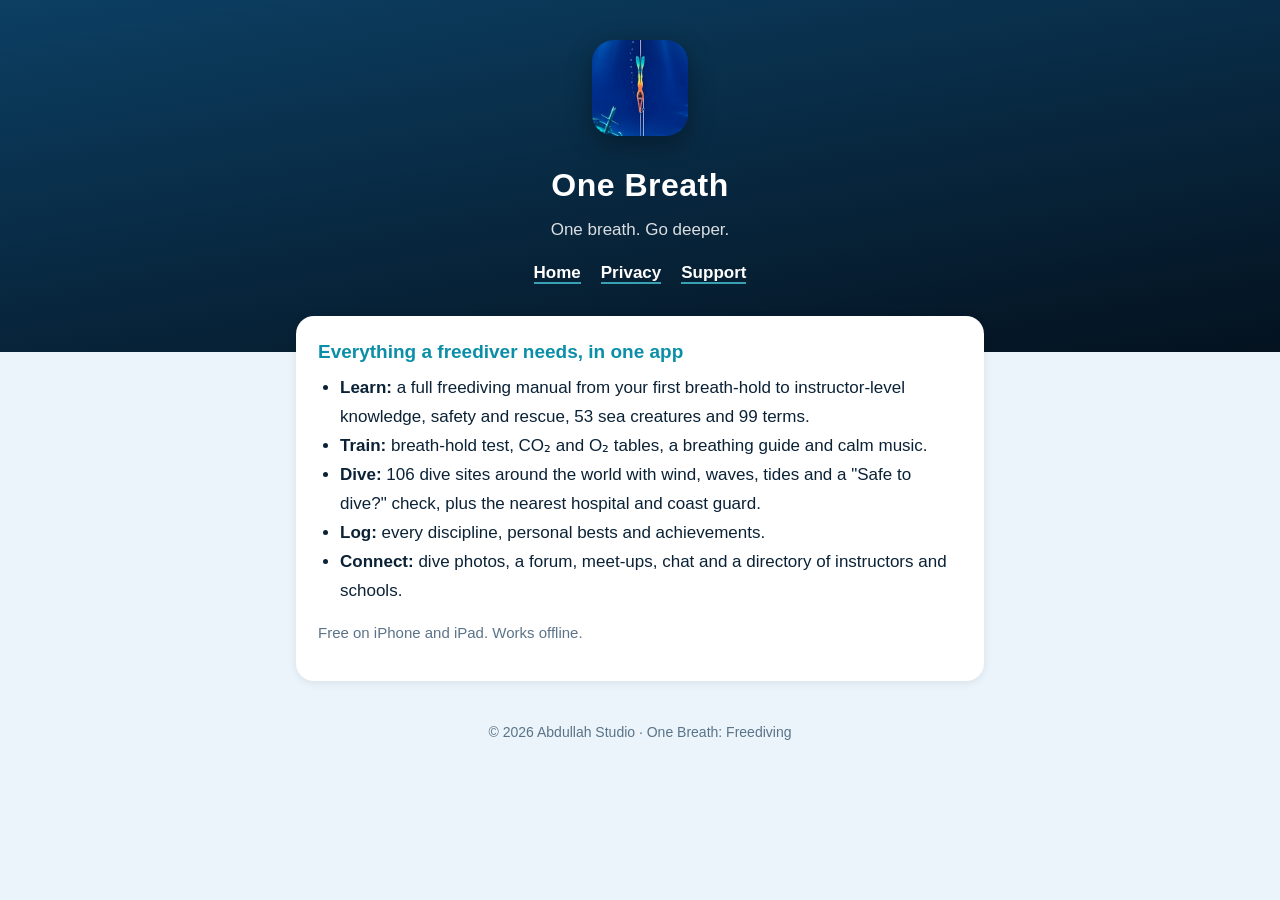
<file: onebreath/index.html>
<!doctype html>
<html lang="en">
<head>
<meta charset="utf-8">
<meta name="viewport" content="width=device-width, initial-scale=1">
<title>One Breath: Freediving</title>
<meta name="description" content="Learn, train and dive safer: a full freediving manual, breath-hold training, 106 dive sites with live sea conditions, a logbook and a community of divers.">
<link rel="icon" href="icon.png">
<link rel="stylesheet" href="style.css">
</head>
<body>
<header>
  <img src="icon.png" alt="One Breath icon">
  <h1>One Breath</h1>
  <p>One breath. Go deeper.</p>
  <nav><a href="index.html">Home</a><a href="privacy.html">Privacy</a><a href="support.html">Support</a></nav>
</header>
<main>
  <section>
    <h2>Everything a freediver needs, in one app</h2>
    <ul>
      <li><strong>Learn:</strong> a full freediving manual from your first breath-hold to instructor-level knowledge, safety and rescue, 53 sea creatures and 99 terms.</li>
      <li><strong>Train:</strong> breath-hold test, CO₂ and O₂ tables, a breathing guide and calm music.</li>
      <li><strong>Dive:</strong> 106 dive sites around the world with wind, waves, tides and a "Safe to dive?" check, plus the nearest hospital and coast guard.</li>
      <li><strong>Log:</strong> every discipline, personal bests and achievements.</li>
      <li><strong>Connect:</strong> dive photos, a forum, meet-ups, chat and a directory of instructors and schools.</li>
    </ul>
    <p class="muted">Free on iPhone and iPad. Works offline.</p>
  </section>
</main>
<footer>© 2026 Abdullah Studio · One Breath: Freediving</footer>
</body>
</html>
</file>
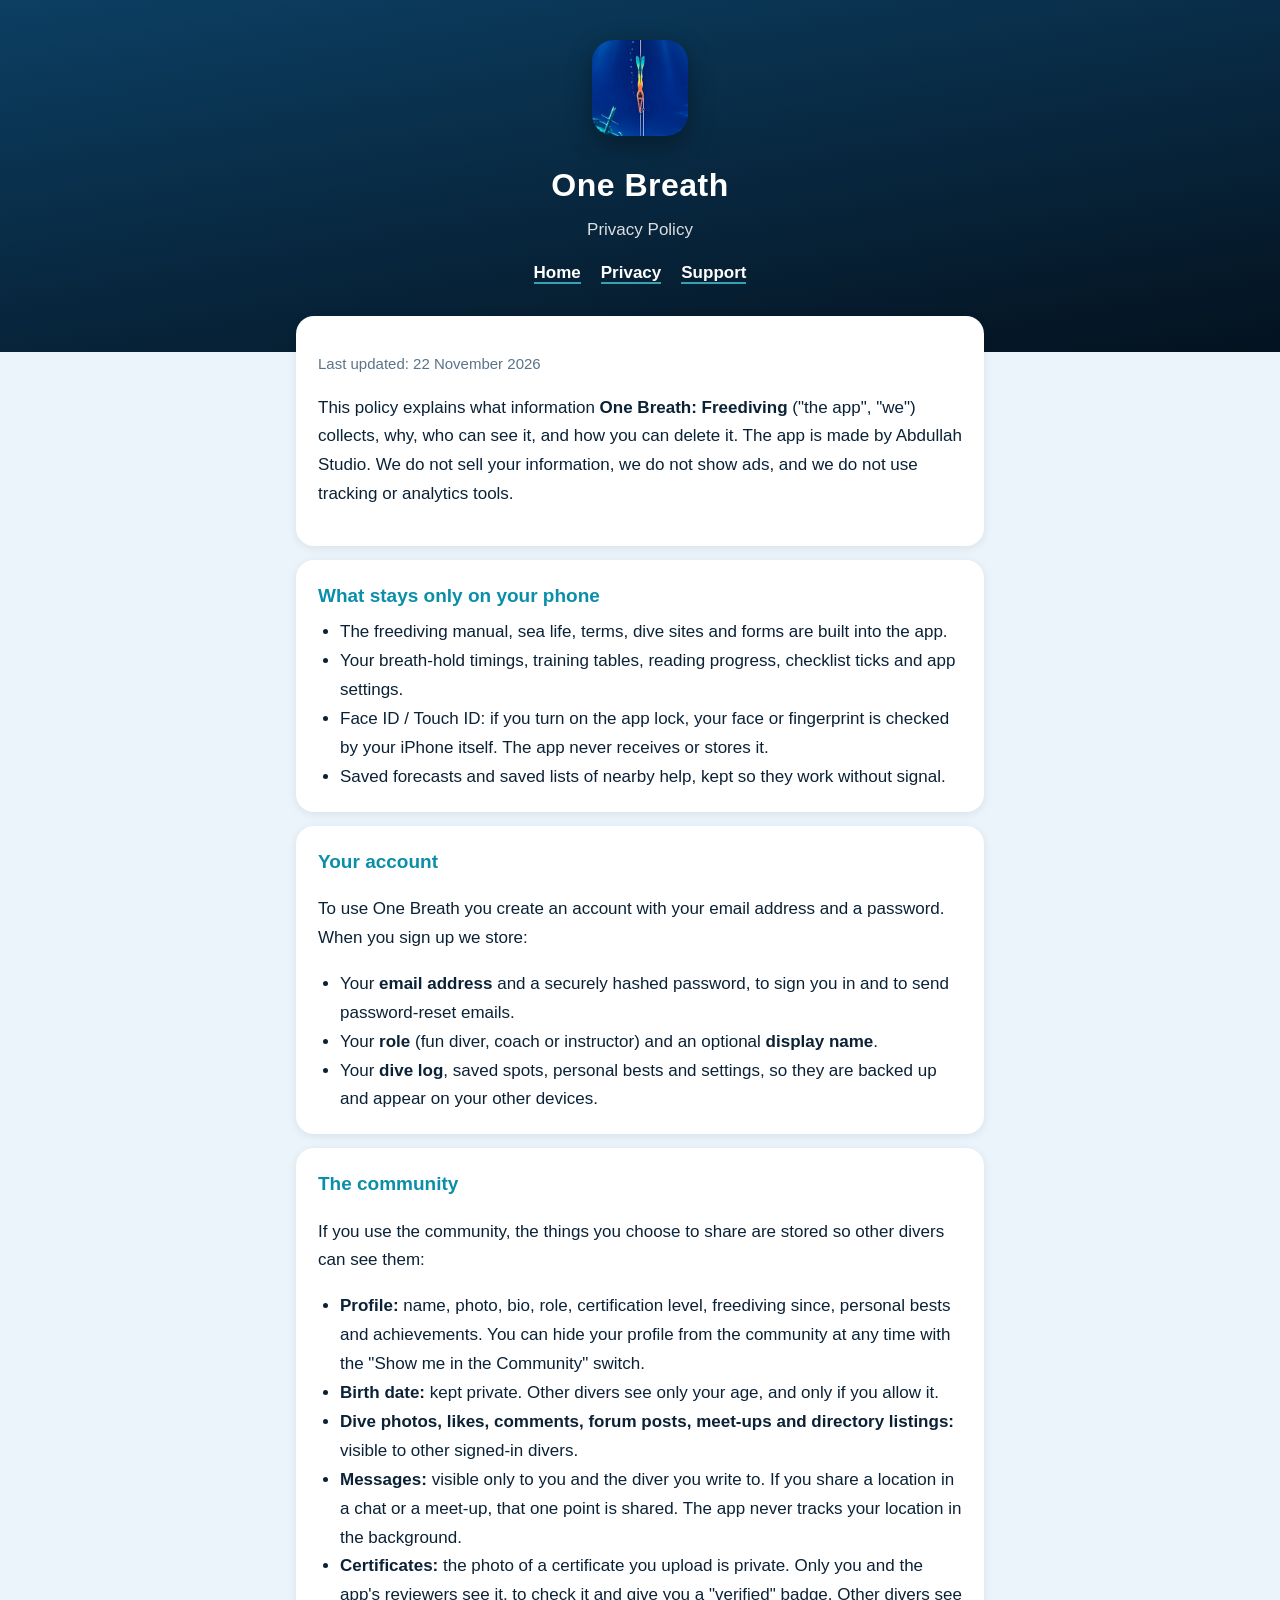
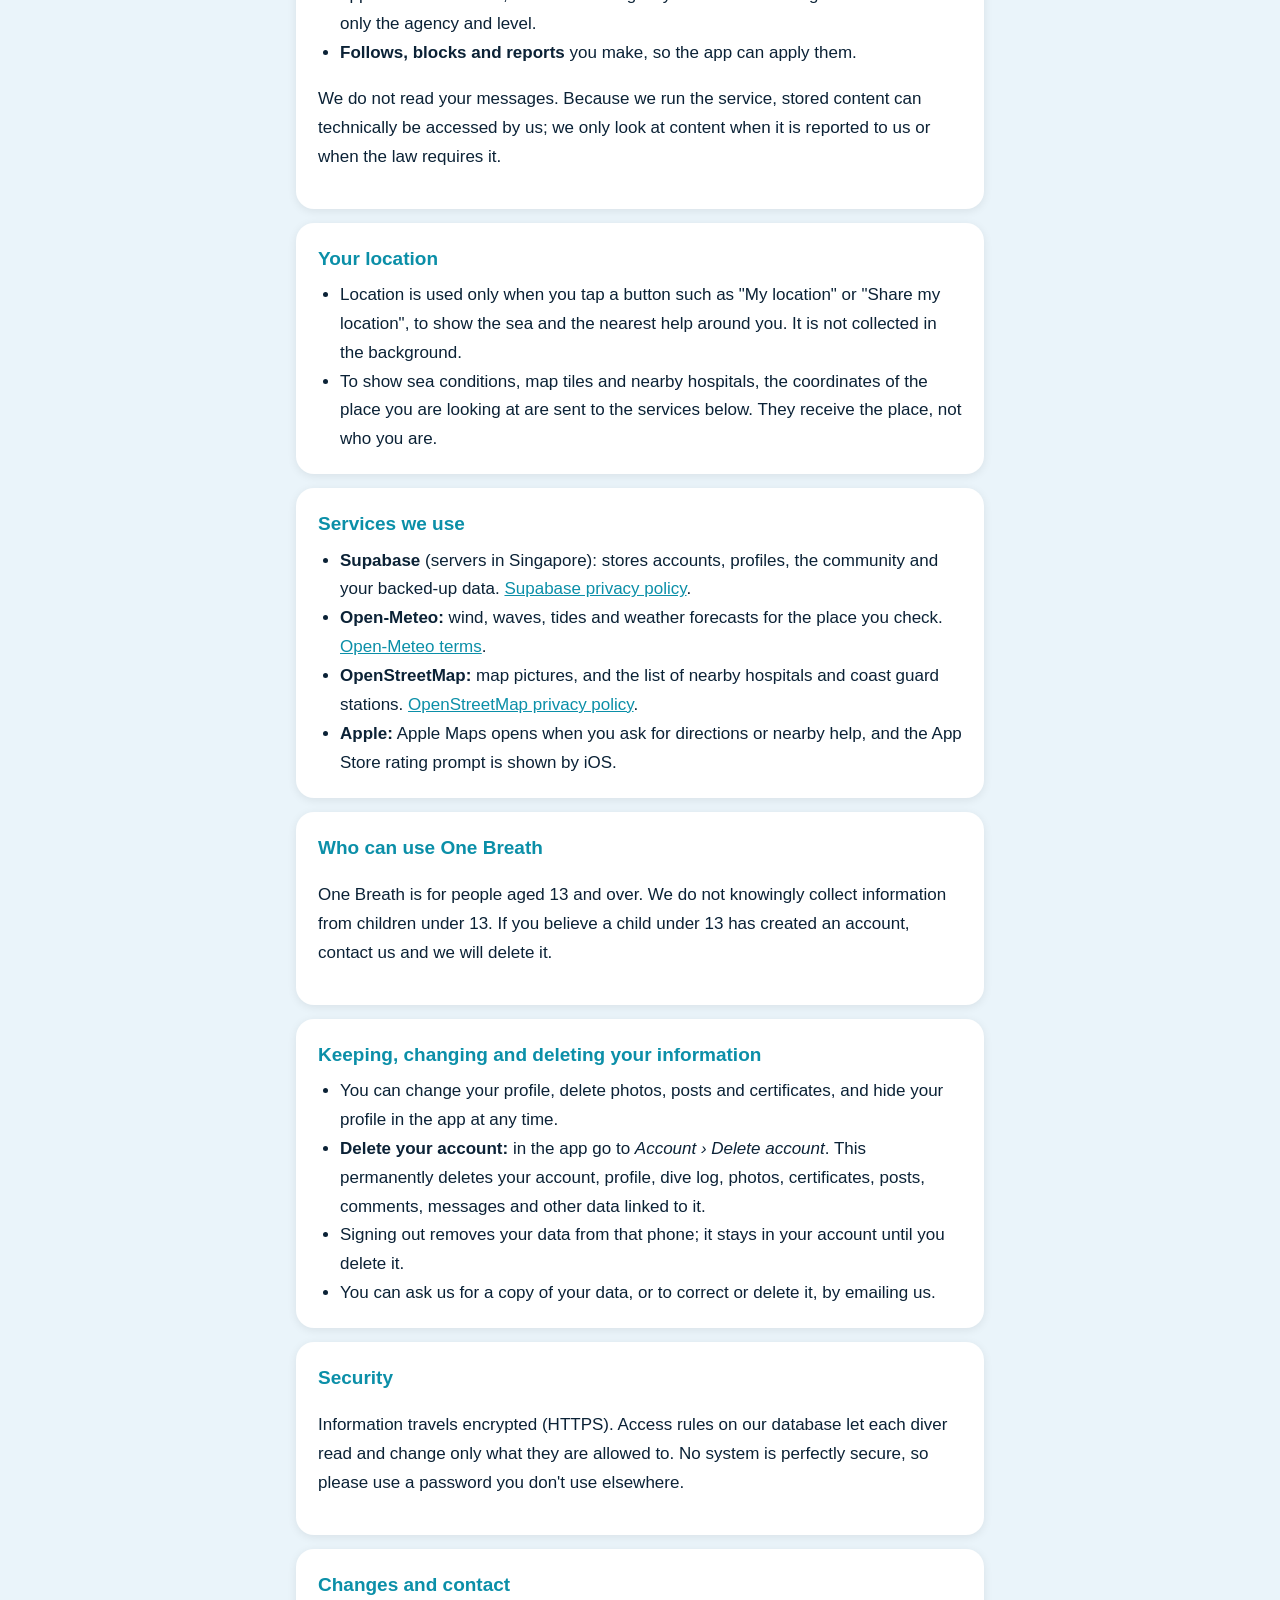
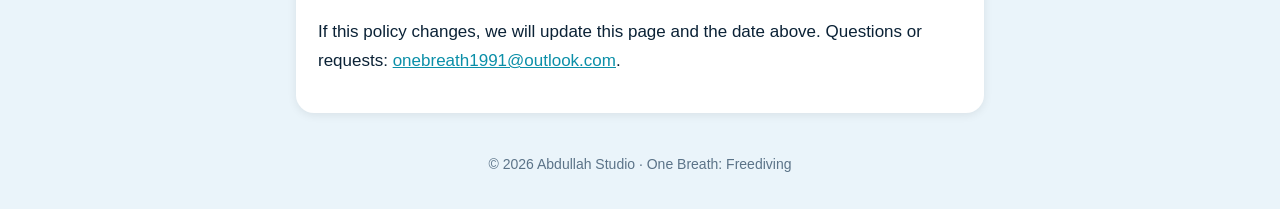
<file: onebreath/privacy.html>
<!doctype html>
<html lang="en">
<head>
<meta charset="utf-8">
<meta name="viewport" content="width=device-width, initial-scale=1">
<title>Privacy Policy · One Breath</title>
<link rel="icon" href="icon.png">
<link rel="stylesheet" href="style.css">
</head>
<body>
<header>
  <img src="icon.png" alt="One Breath icon">
  <h1>One Breath</h1>
  <p>Privacy Policy</p>
  <nav><a href="index.html">Home</a><a href="privacy.html">Privacy</a><a href="support.html">Support</a></nav>
</header>
<main>
  <section>
    <p class="muted">Last updated: 22 November 2026</p>
    <p>This policy explains what information <strong>One Breath: Freediving</strong> ("the app", "we") collects, why, who can see it, and how you can delete it. The app is made by Abdullah Studio. We do not sell your information, we do not show ads, and we do not use tracking or analytics tools.</p>
  </section>

  <section>
    <h2>What stays only on your phone</h2>
    <ul>
      <li>The freediving manual, sea life, terms, dive sites and forms are built into the app.</li>
      <li>Your breath-hold timings, training tables, reading progress, checklist ticks and app settings.</li>
      <li>Face ID / Touch ID: if you turn on the app lock, your face or fingerprint is checked by your iPhone itself. The app never receives or stores it.</li>
      <li>Saved forecasts and saved lists of nearby help, kept so they work without signal.</li>
    </ul>
  </section>

  <section>
    <h2>Your account</h2>
    <p>To use One Breath you create an account with your email address and a password. When you sign up we store:</p>
    <ul>
      <li>Your <strong>email address</strong> and a securely hashed password, to sign you in and to send password-reset emails.</li>
      <li>Your <strong>role</strong> (fun diver, coach or instructor) and an optional <strong>display name</strong>.</li>
      <li>Your <strong>dive log</strong>, saved spots, personal bests and settings, so they are backed up and appear on your other devices.</li>
    </ul>
  </section>

  <section>
    <h2>The community</h2>
    <p>If you use the community, the things you choose to share are stored so other divers can see them:</p>
    <ul>
      <li><strong>Profile:</strong> name, photo, bio, role, certification level, freediving since, personal bests and achievements. You can hide your profile from the community at any time with the "Show me in the Community" switch.</li>
      <li><strong>Birth date:</strong> kept private. Other divers see only your age, and only if you allow it.</li>
      <li><strong>Dive photos, likes, comments, forum posts, meet-ups and directory listings:</strong> visible to other signed-in divers.</li>
      <li><strong>Messages:</strong> visible only to you and the diver you write to. If you share a location in a chat or a meet-up, that one point is shared. The app never tracks your location in the background.</li>
      <li><strong>Certificates:</strong> the photo of a certificate you upload is private. Only you and the app's reviewers see it, to check it and give you a "verified" badge. Other divers see only the agency and level.</li>
      <li><strong>Follows, blocks and reports</strong> you make, so the app can apply them.</li>
    </ul>
    <p>We do not read your messages. Because we run the service, stored content can technically be accessed by us; we only look at content when it is reported to us or when the law requires it.</p>
  </section>

  <section>
    <h2>Your location</h2>
    <ul>
      <li>Location is used only when you tap a button such as "My location" or "Share my location", to show the sea and the nearest help around you. It is not collected in the background.</li>
      <li>To show sea conditions, map tiles and nearby hospitals, the coordinates of the place you are looking at are sent to the services below. They receive the place, not who you are.</li>
    </ul>
  </section>

  <section>
    <h2>Services we use</h2>
    <ul>
      <li><strong>Supabase</strong> (servers in Singapore): stores accounts, profiles, the community and your backed-up data. <a href="https://supabase.com/privacy">Supabase privacy policy</a>.</li>
      <li><strong>Open-Meteo:</strong> wind, waves, tides and weather forecasts for the place you check. <a href="https://open-meteo.com/en/terms">Open-Meteo terms</a>.</li>
      <li><strong>OpenStreetMap:</strong> map pictures, and the list of nearby hospitals and coast guard stations. <a href="https://osmfoundation.org/wiki/Privacy_Policy">OpenStreetMap privacy policy</a>.</li>
      <li><strong>Apple:</strong> Apple Maps opens when you ask for directions or nearby help, and the App Store rating prompt is shown by iOS.</li>
    </ul>
  </section>

  <section>
    <h2>Who can use One Breath</h2>
    <p>One Breath is for people aged 13 and over. We do not knowingly collect information from children under 13. If you believe a child under 13 has created an account, contact us and we will delete it.</p>
  </section>

  <section>
    <h2>Keeping, changing and deleting your information</h2>
    <ul>
      <li>You can change your profile, delete photos, posts and certificates, and hide your profile in the app at any time.</li>
      <li><strong>Delete your account:</strong> in the app go to <em>Account › Delete account</em>. This permanently deletes your account, profile, dive log, photos, certificates, posts, comments, messages and other data linked to it.</li>
      <li>Signing out removes your data from that phone; it stays in your account until you delete it.</li>
      <li>You can ask us for a copy of your data, or to correct or delete it, by emailing us.</li>
    </ul>
  </section>

  <section>
    <h2>Security</h2>
    <p>Information travels encrypted (HTTPS). Access rules on our database let each diver read and change only what they are allowed to. No system is perfectly secure, so please use a password you don't use elsewhere.</p>
  </section>

  <section>
    <h2>Changes and contact</h2>
    <p>If this policy changes, we will update this page and the date above. Questions or requests: <a href="mailto:onebreath1991@outlook.com">onebreath1991@outlook.com</a>.</p>
  </section>
</main>
<footer>© 2026 Abdullah Studio · One Breath: Freediving</footer>
</body>
</html>
</file>
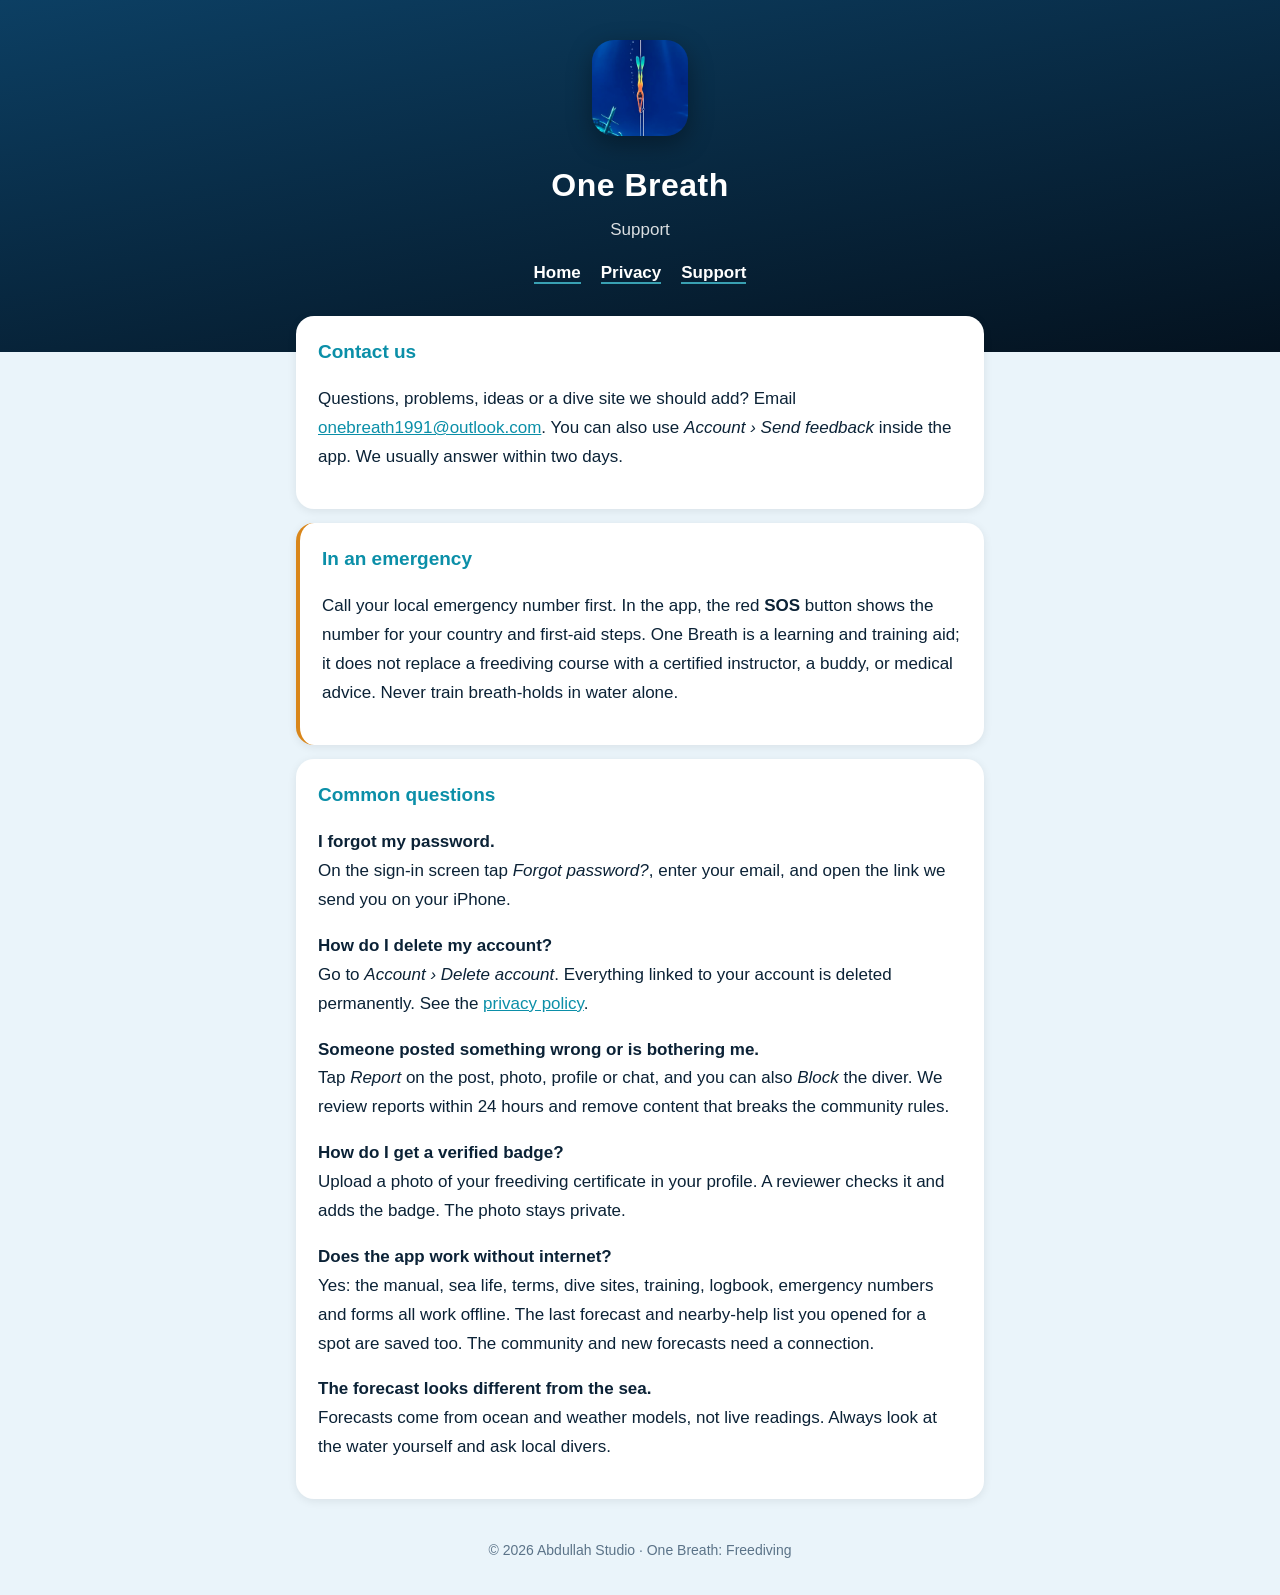
<file: onebreath/support.html>
<!doctype html>
<html lang="en">
<head>
<meta charset="utf-8">
<meta name="viewport" content="width=device-width, initial-scale=1">
<title>Support · One Breath</title>
<link rel="icon" href="icon.png">
<link rel="stylesheet" href="style.css">
</head>
<body>
<header>
  <img src="icon.png" alt="One Breath icon">
  <h1>One Breath</h1>
  <p>Support</p>
  <nav><a href="index.html">Home</a><a href="privacy.html">Privacy</a><a href="support.html">Support</a></nav>
</header>
<main>
  <section>
    <h2>Contact us</h2>
    <p>Questions, problems, ideas or a dive site we should add? Email <a href="mailto:onebreath1991@outlook.com">onebreath1991@outlook.com</a>. You can also use <em>Account › Send feedback</em> inside the app. We usually answer within two days.</p>
  </section>

  <section class="warn">
    <h2>In an emergency</h2>
    <p>Call your local emergency number first. In the app, the red <strong>SOS</strong> button shows the number for your country and first-aid steps. One Breath is a learning and training aid; it does not replace a freediving course with a certified instructor, a buddy, or medical advice. Never train breath-holds in water alone.</p>
  </section>

  <section>
    <h2>Common questions</h2>
    <p><strong>I forgot my password.</strong><br>On the sign-in screen tap <em>Forgot password?</em>, enter your email, and open the link we send you on your iPhone.</p>
    <p><strong>How do I delete my account?</strong><br>Go to <em>Account › Delete account</em>. Everything linked to your account is deleted permanently. See the <a href="privacy.html">privacy policy</a>.</p>
    <p><strong>Someone posted something wrong or is bothering me.</strong><br>Tap <em>Report</em> on the post, photo, profile or chat, and you can also <em>Block</em> the diver. We review reports within 24 hours and remove content that breaks the community rules.</p>
    <p><strong>How do I get a verified badge?</strong><br>Upload a photo of your freediving certificate in your profile. A reviewer checks it and adds the badge. The photo stays private.</p>
    <p><strong>Does the app work without internet?</strong><br>Yes: the manual, sea life, terms, dive sites, training, logbook, emergency numbers and forms all work offline. The last forecast and nearby-help list you opened for a spot are saved too. The community and new forecasts need a connection.</p>
    <p><strong>The forecast looks different from the sea.</strong><br>Forecasts come from ocean and weather models, not live readings. Always look at the water yourself and ask local divers.</p>
  </section>
</main>
<footer>© 2026 Abdullah Studio · One Breath: Freediving</footer>
</body>
</html>
</file>
<file: onebreath/style.css>
:root { --bg:#eaf4fa; --card:#ffffff; --ink:#0b2236; --muted:#5b7388; --accent:#0b8fa8; --buoy:#d9861a; --hero1:#0c3f63; --hero2:#04121f; }
@media (prefers-color-scheme: dark) {
  :root { --bg:#04121f; --card:#0d2a44; --ink:#eaf4fa; --muted:#9db7cb; --accent:#4fd8e8; --buoy:#ffb238; }
}
* { box-sizing:border-box; }
body { margin:0; background:var(--bg); color:var(--ink); font:17px/1.7 -apple-system, "Segoe UI", Roboto, Helvetica, Arial, sans-serif; }
header { background:linear-gradient(170deg, var(--hero1), var(--hero2)); color:#fff; text-align:center; padding:40px 16px 64px; }
header img { width:96px; height:96px; border-radius:22px; box-shadow:0 8px 24px rgba(0,0,0,.35); }
header h1 { margin:12px 0 0; font-size:32px; letter-spacing:.5px; }
header p { margin:4px 0 0; opacity:.85; }
nav { margin-top:14px; }
nav a { color:#fff; font-weight:600; margin:0 10px; text-decoration:none; border-bottom:2px solid rgba(79,216,232,.7); }
main { max-width:720px; margin:-36px auto 40px; padding:0 16px; }
section { background:var(--card); border-radius:18px; padding:20px 22px; margin-bottom:14px; box-shadow:0 2px 10px rgba(0,0,0,.08); }
h2 { margin:0 0 6px; font-size:19px; color:var(--accent); }
ul { margin:6px 0 0; padding-left:22px; }
.muted { color:var(--muted); font-size:15px; }
.warn { border-left:4px solid var(--buoy); }
a { color:var(--accent); }
footer { text-align:center; color:var(--muted); font-size:14px; padding:0 16px 32px; }
</file>
